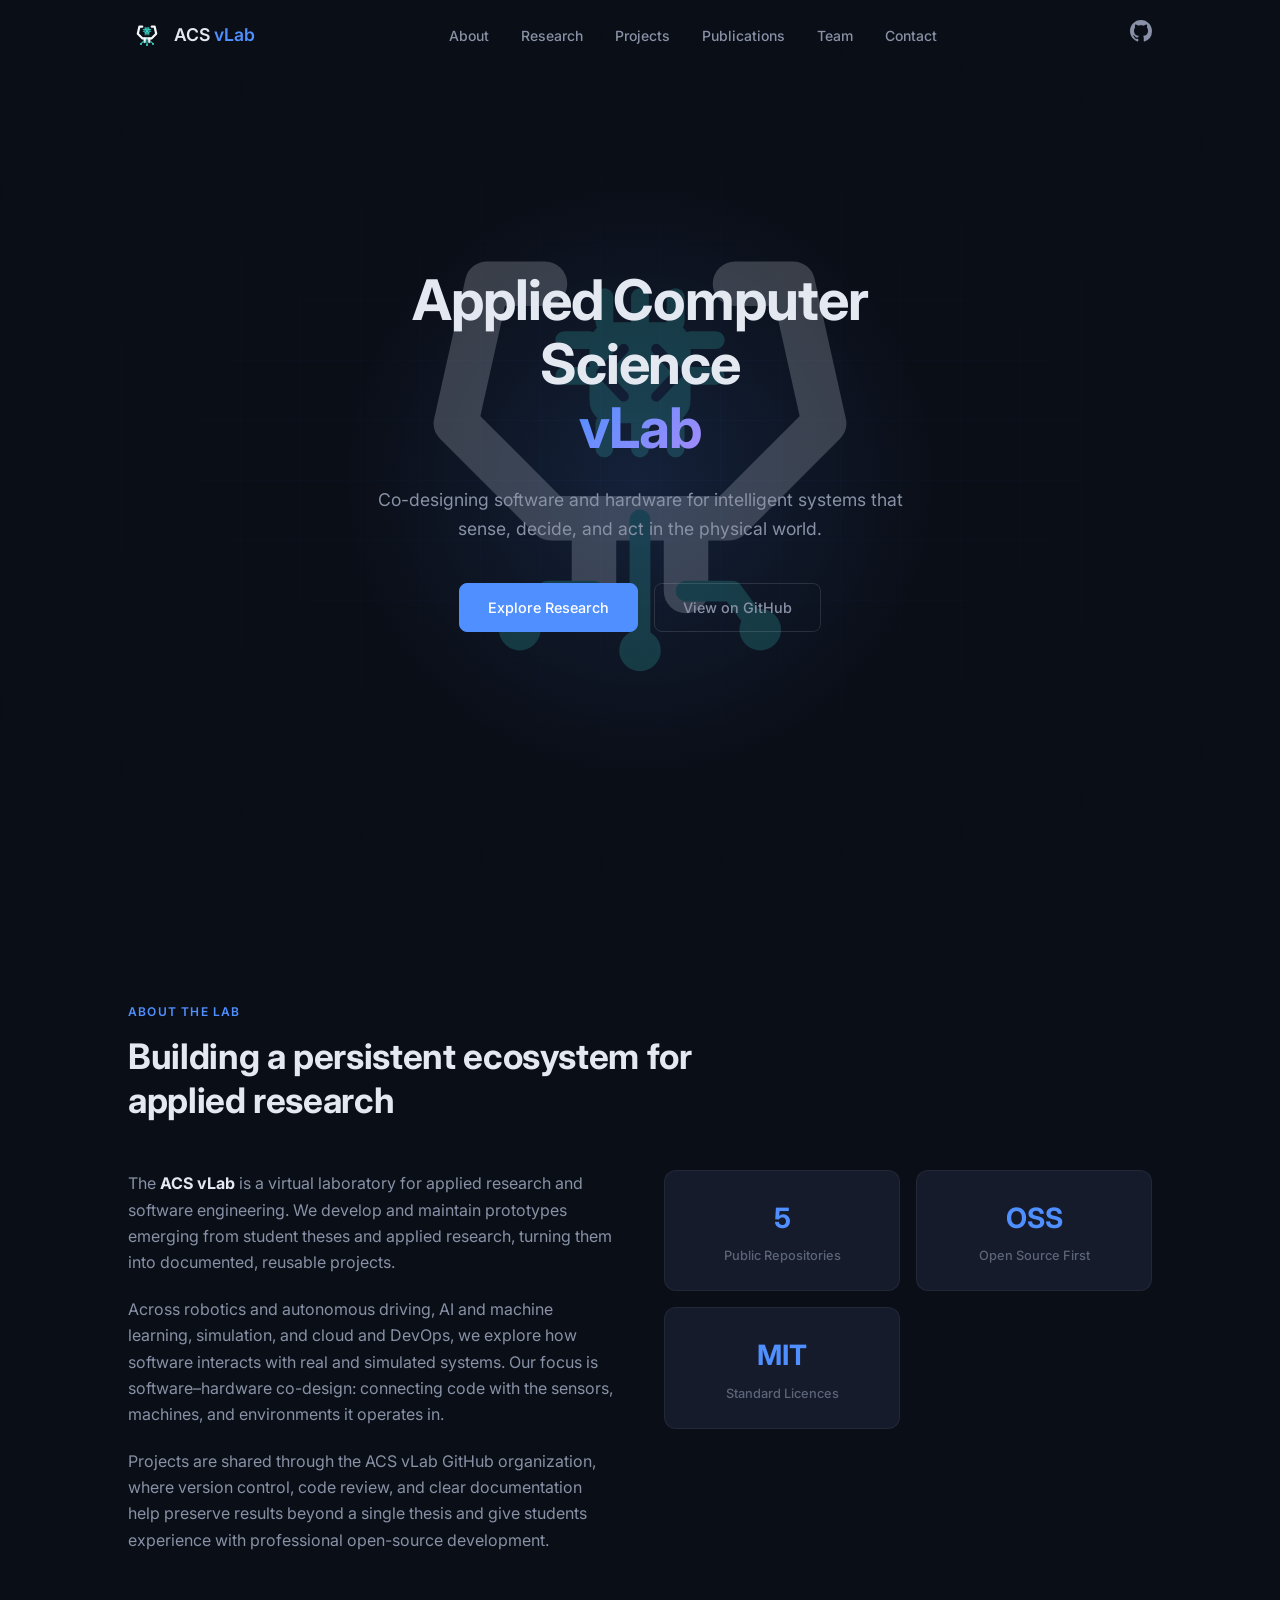
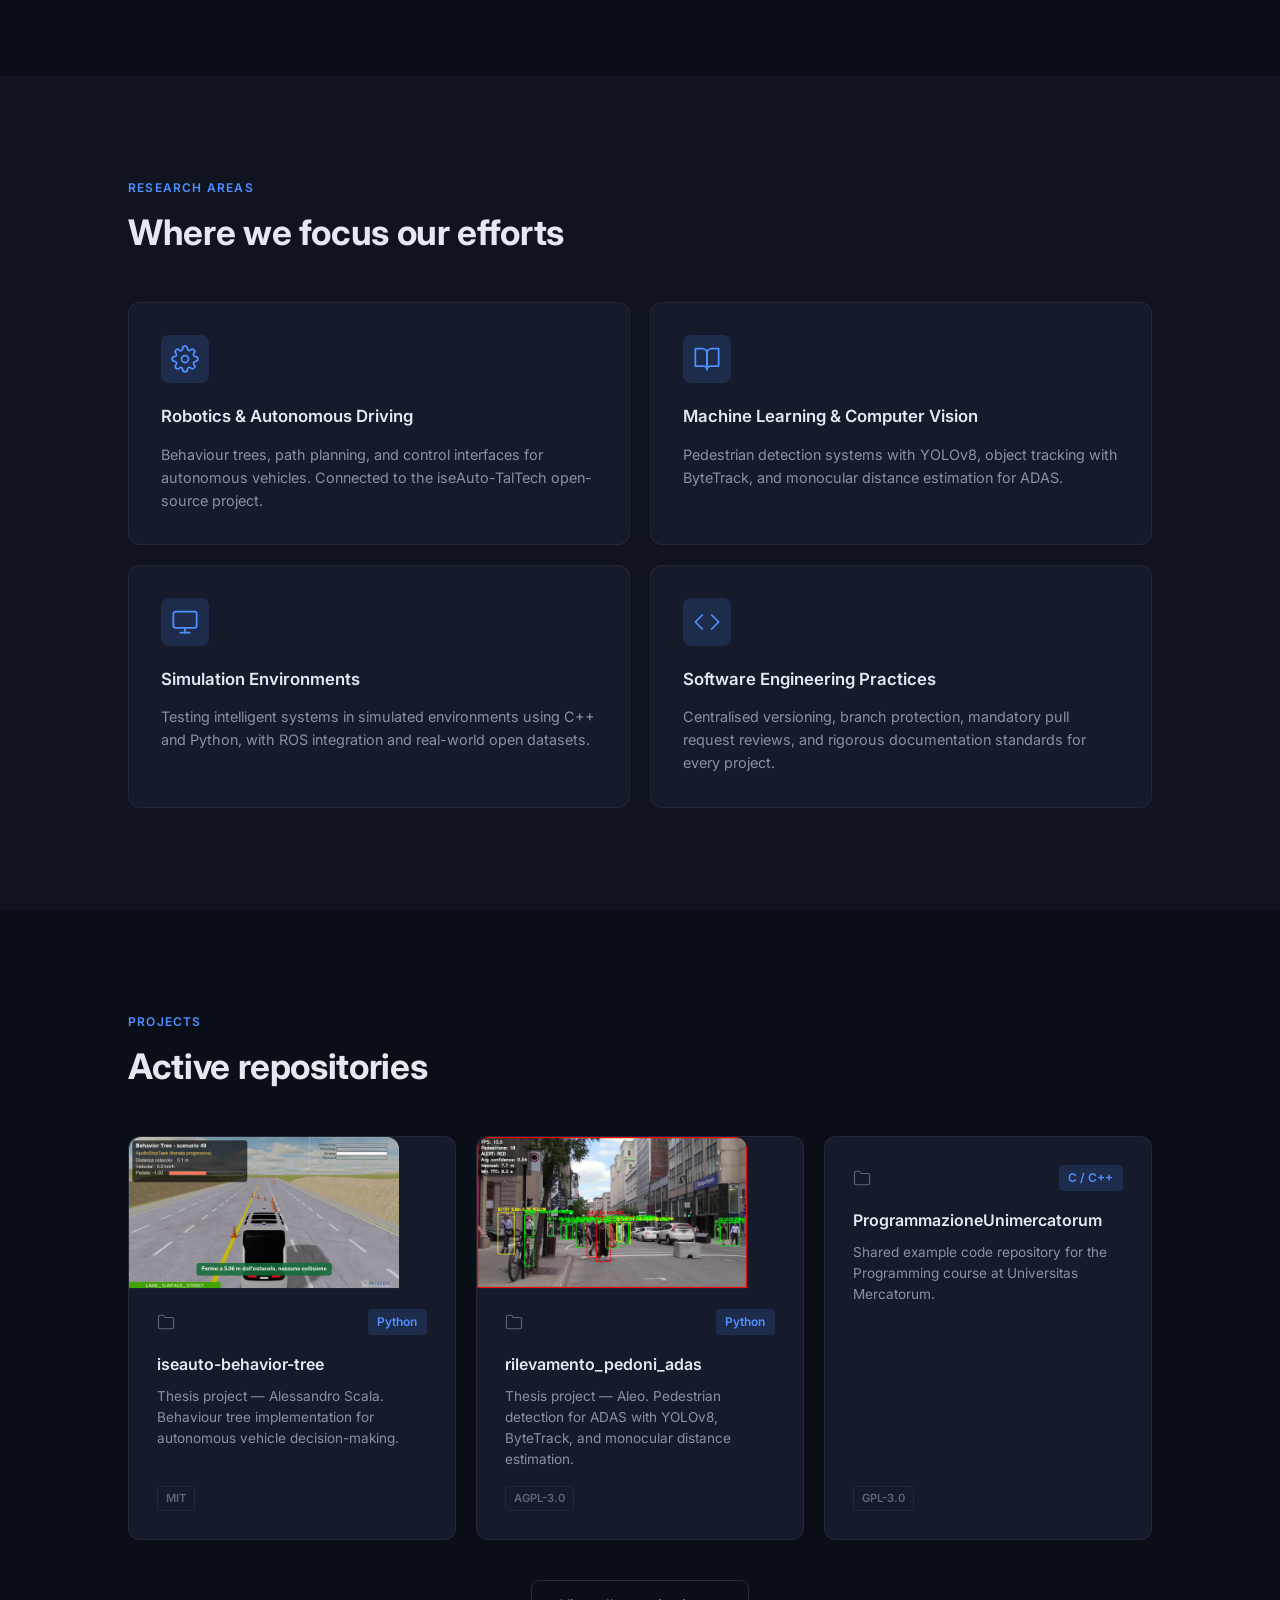
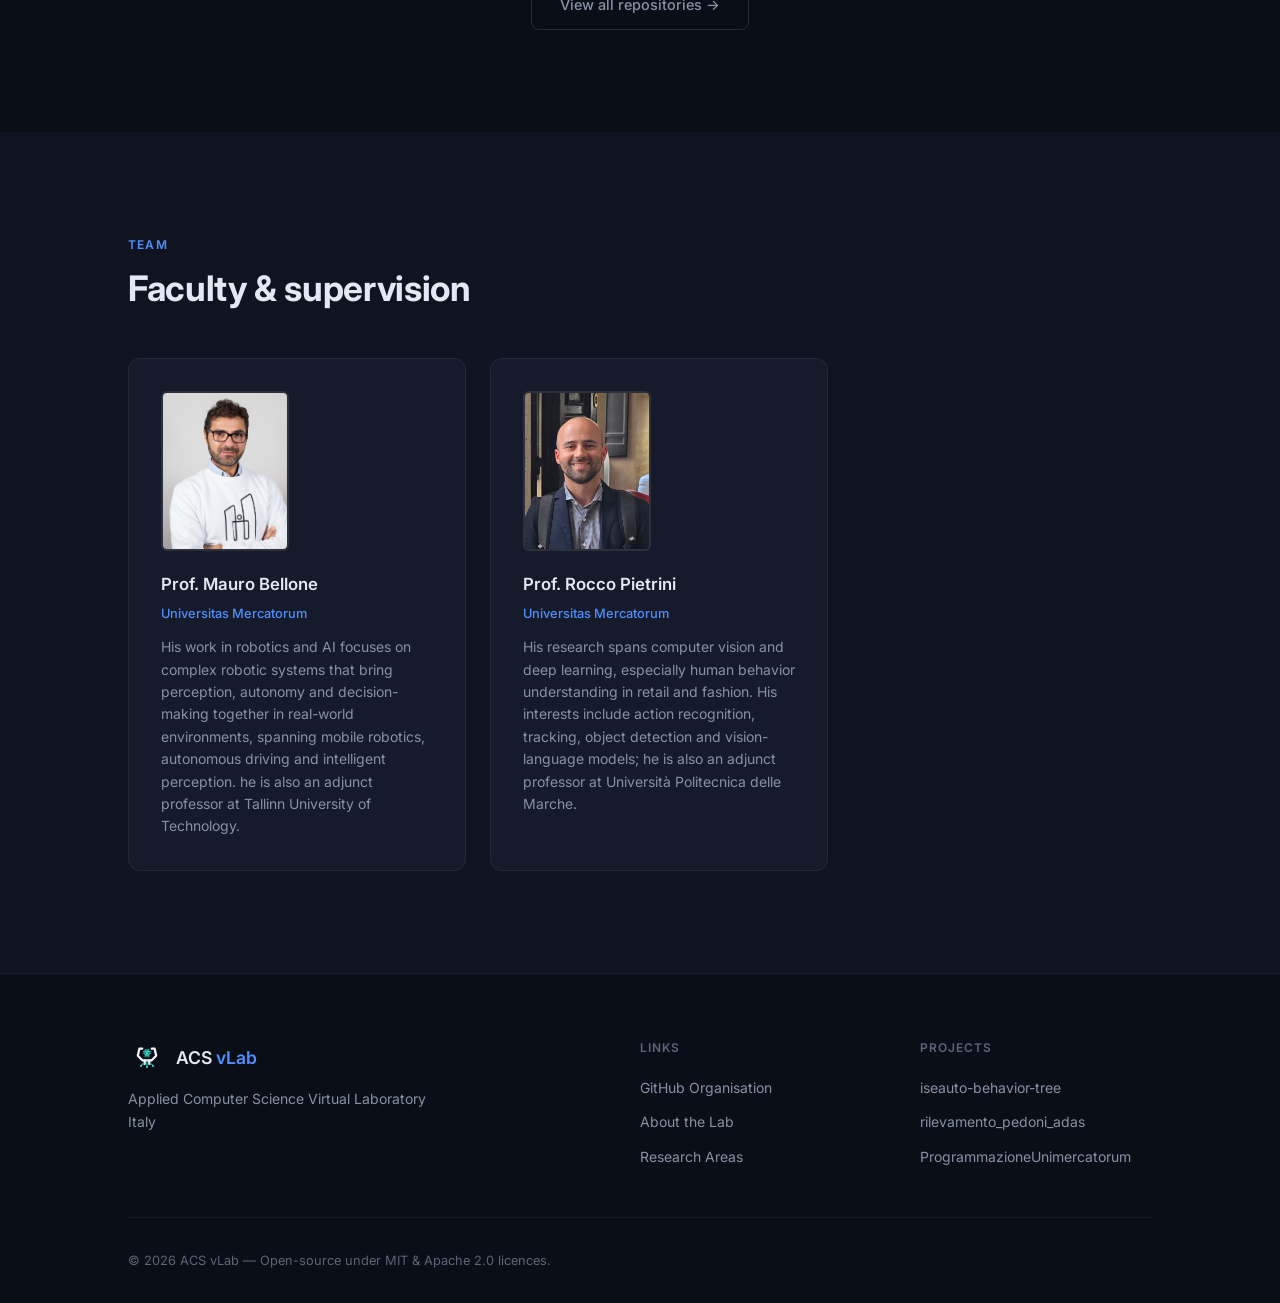
<file: index.html>
<!DOCTYPE html>
<html lang="en">
<head>
  <meta charset="UTF-8">
  <meta name="viewport" content="width=device-width, initial-scale=1.0">
  <title>ACS vLab — Applied Computer Science Virtual Laboratory</title>
  <meta name="description" content="Virtual laboratory for applied research and software engineering at Universitas Mercatorum. Robotics, simulation, machine learning and autonomous driving.">
  <meta property="og:title" content="ACS vLab — Applied Computer Science Virtual Laboratory">
  <meta property="og:description" content="Virtual laboratory for applied research and software engineering at Universitas Mercatorum.">
  <meta property="og:type" content="website">
  <meta property="og:url" content="https://acs-vlab-um.github.io">
  <link rel="preconnect" href="https://fonts.googleapis.com">
  <link rel="preconnect" href="https://fonts.gstatic.com" crossorigin>
  <link href="https://fonts.googleapis.com/css2?family=Inter:wght@300;400;500;600;700&display=swap" rel="stylesheet">
  <link rel="stylesheet" href="style.css">
</head>
<body>

  <!-- Navigation -->
  <nav id="navbar" class="navbar">
    <div class="nav-container">
      <a href="#" class="nav-logo">
        <img class="logo-mark" src="assets/acs-robotics-avatar.svg" alt="">
        <span class="logo-text">ACS <span class="logo-accent">vLab</span></span>
      </a>
      <ul class="nav-links">
        <li><a href="#about">About</a></li>
        <li><a href="#research">Research</a></li>
        <li><a href="#projects">Projects</a></li>
        <li><a href="publications.html">Publications</a></li>
        <li><a href="#team">Team</a></li>
        <li><a href="#contact">Contact</a></li>
      </ul>
      <a href="https://github.com/acs-vlab-um" class="nav-github" target="_blank" rel="noopener" aria-label="GitHub">
        <svg width="22" height="22" viewBox="0 0 24 24" fill="currentColor"><path d="M12 0C5.37 0 0 5.37 0 12c0 5.31 3.435 9.795 8.205 11.385.6.105.825-.255.825-.57 0-.285-.015-1.23-.015-2.235-3.015.555-3.795-.735-4.035-1.41-.135-.345-.72-1.41-1.23-1.695-.42-.225-1.02-.78-.015-.795.945-.015 1.62.87 1.845 1.23 1.08 1.815 2.805 1.305 3.495.99.105-.78.42-1.305.765-1.605-2.67-.3-5.46-1.335-5.46-5.925 0-1.305.465-2.385 1.23-3.225-.12-.3-.54-1.53.12-3.18 0 0 1.005-.315 3.3 1.23.96-.27 1.98-.405 3-.405s2.04.135 3 .405c2.295-1.56 3.3-1.23 3.3-1.23.66 1.65.24 2.88.12 3.18.765.84 1.23 1.905 1.23 3.225 0 4.605-2.805 5.625-5.475 5.925.435.375.81 1.095.81 2.22 0 1.605-.015 2.895-.015 3.3 0 .315.225.69.825.57A12.02 12.02 0 0 0 24 12c0-6.63-5.37-12-12-12Z"/></svg>
      </a>
      <button class="nav-toggle" id="navToggle" aria-label="Toggle menu">
        <span></span><span></span><span></span>
      </button>
    </div>
  </nav>

  <!-- Hero -->
  <header id="hero" class="hero">
    <div class="hero-bg">
      <div class="grid-lines"></div>
      <img class="hero-watermark" src="assets/acs-robotics-avatar.svg" alt="" aria-hidden="true">
    </div>
    <div class="hero-content">
      <!-- <p class="hero-eyebrow">Universitas Mercatorum · Ingegneria Informatica</p> -->
      <h1 class="hero-title">Applied Computer Science<br><span class="hero-accent">vLab</span></h1>
      <p class="hero-sub">Co-designing software and hardware for intelligent systems that sense, decide, and act in the physical world.</p>
      <div class="hero-actions">
        <a href="#research" class="btn btn-primary">Explore Research</a>
        <a href="https://github.com/acs-vlab-um" class="btn btn-outline" target="_blank" rel="noopener">View on GitHub</a>
      </div>
    </div>
  </header>

  <!-- About -->
  <section id="about" class="section">
    <div class="container">
      <span class="section-label">About the Lab</span>
      <h2 class="section-title">Building a persistent ecosystem for applied research</h2>
      <div class="about-grid">
        <div class="about-text">
          <p>The <strong>ACS vLab</strong> is a virtual laboratory for applied research and software engineering. We develop and maintain prototypes emerging from student theses and applied research, turning them into documented, reusable projects.</p>
          <p>Across robotics and autonomous driving, AI and machine learning, simulation, and cloud and DevOps, we explore how software interacts with real and simulated systems. Our focus is software–hardware co-design: connecting code with the sensors, machines, and environments it operates in.</p>
          <p>Projects are shared through the <a href="https://github.com/acs-vlab-um" target="_blank" rel="noopener">ACS vLab GitHub organization</a>, where version control, code review, and clear documentation help preserve results beyond a single thesis and give students experience with professional open-source development.</p>
        </div>
        <div class="about-stats">
          <div class="stat-card">
            <span class="stat-number" id="repoCount">5</span>
            <span class="stat-label">Public Repositories</span>
          </div>
          <!--<div class="stat-card">
            <span class="stat-number">L-8</span>
            <span class="stat-label">Degree Programme</span>
          </div>-->
          <div class="stat-card">
            <span class="stat-number">OSS</span>
            <span class="stat-label">Open Source First</span>
          </div>
          <div class="stat-card">
            <span class="stat-number">MIT</span>
            <span class="stat-label">Standard Licences</span>
          </div>
        </div>
      </div>
    </div>
  </section>

  <!-- Research Areas -->
  <section id="research" class="section section-alt">
    <div class="container">
      <span class="section-label">Research Areas</span>
      <h2 class="section-title">Where we focus our efforts</h2>
      <div class="research-grid">
        <article class="research-card">
          <div class="research-icon">
            <svg width="28" height="28" viewBox="0 0 24 24" fill="none" stroke="currentColor" stroke-width="1.5" stroke-linecap="round" stroke-linejoin="round"><circle cx="12" cy="12" r="3"/><path d="M19.4 15a1.65 1.65 0 0 0 .33 1.82l.06.06a2 2 0 0 1-2.83 2.83l-.06-.06a1.65 1.65 0 0 0-1.82-.33 1.65 1.65 0 0 0-1 1.51V21a2 2 0 0 1-4 0v-.09A1.65 1.65 0 0 0 9 19.4a1.65 1.65 0 0 0-1.82.33l-.06.06a2 2 0 0 1-2.83-2.83l.06-.06A1.65 1.65 0 0 0 4.68 15a1.65 1.65 0 0 0-1.51-1H3a2 2 0 0 1 0-4h.09A1.65 1.65 0 0 0 4.6 9a1.65 1.65 0 0 0-.33-1.82l-.06-.06a2 2 0 0 1 2.83-2.83l.06.06A1.65 1.65 0 0 0 9 4.68a1.65 1.65 0 0 0 1-1.51V3a2 2 0 0 1 4 0v.09a1.65 1.65 0 0 0 1 1.51 1.65 1.65 0 0 0 1.82-.33l.06-.06a2 2 0 0 1 2.83 2.83l-.06.06A1.65 1.65 0 0 0 19.4 9a1.65 1.65 0 0 0 1.51 1H21a2 2 0 0 1 0 4h-.09a1.65 1.65 0 0 0-1.51 1Z"/></svg>
          </div>
          <h3>Robotics &amp; Autonomous Driving</h3>
          <p>Behaviour trees, path planning, and control interfaces for autonomous vehicles. Connected to the iseAuto-TalTech open-source project.</p>
        </article>
        <article class="research-card">
          <div class="research-icon">
            <svg width="28" height="28" viewBox="0 0 24 24" fill="none" stroke="currentColor" stroke-width="1.5" stroke-linecap="round" stroke-linejoin="round"><path d="M2 3h6a4 4 0 0 1 4 4v14a3 3 0 0 0-3-3H2z"/><path d="M22 3h-6a4 4 0 0 0-4 4v14a3 3 0 0 1 3-3h7z"/></svg>
          </div>
          <h3>Machine Learning &amp; Computer Vision</h3>
          <p>Pedestrian detection systems with YOLOv8, object tracking with ByteTrack, and monocular distance estimation for ADAS.</p>
        </article>
        <article class="research-card">
          <div class="research-icon">
            <svg width="28" height="28" viewBox="0 0 24 24" fill="none" stroke="currentColor" stroke-width="1.5" stroke-linecap="round" stroke-linejoin="round"><rect x="2" y="3" width="20" height="14" rx="2"/><line x1="8" y1="21" x2="16" y2="21"/><line x1="12" y1="17" x2="12" y2="21"/></svg>
          </div>
          <h3>Simulation Environments</h3>
          <p>Testing intelligent systems in simulated environments using C++ and Python, with ROS integration and real-world open datasets.</p>
        </article>
        <article class="research-card">
          <div class="research-icon">
            <svg width="28" height="28" viewBox="0 0 24 24" fill="none" stroke="currentColor" stroke-width="1.5" stroke-linecap="round" stroke-linejoin="round"><polyline points="16 18 22 12 16 6"/><polyline points="8 6 2 12 8 18"/></svg>
          </div>
          <h3>Software Engineering Practices</h3>
          <p>Centralised versioning, branch protection, mandatory pull request reviews, and rigorous documentation standards for every project.</p>
        </article>
      </div>
    </div>
  </section>

  <!-- Projects -->
  <section id="projects" class="section">
    <div class="container">
      <span class="section-label">Projects</span>
      <h2 class="section-title">Active repositories</h2>
      <div class="projects-grid" id="projectsGrid">
        <a href="https://github.com/acs-vlab-um/iseauto-behavior-tree" class="project-card" target="_blank" rel="noopener">
          <img class="project-visual" src="assets/iseauto-simulation.jpg" alt="iseAuto shuttle in the MetaDrive simulation" loading="lazy" decoding="async">
          <div class="project-header">
            <svg width="18" height="18" viewBox="0 0 24 24" fill="none" stroke="currentColor" stroke-width="1.5"><path d="M22 19a2 2 0 0 1-2 2H4a2 2 0 0 1-2-2V5a2 2 0 0 1 2-2h5l2 3h9a2 2 0 0 1 2 2z"/></svg>
            <span class="project-lang">Python</span>
          </div>
          <h3>iseauto-behavior-tree</h3>
          <p>Thesis project — Alessandro Scala. Behaviour tree implementation for autonomous vehicle decision-making.</p>
          <span class="project-licence">MIT</span>
        </a>
        <a href="https://github.com/acs-vlab-um/rilevamento_pedoni_adas" class="project-card" target="_blank" rel="noopener">
          <img class="project-visual" src="assets/pedestrian-detection.jpg" alt="Pedestrian detection inference example from the ADAS project" loading="lazy" decoding="async">
          <div class="project-header">
            <svg width="18" height="18" viewBox="0 0 24 24" fill="none" stroke="currentColor" stroke-width="1.5"><path d="M22 19a2 2 0 0 1-2 2H4a2 2 0 0 1-2-2V5a2 2 0 0 1 2-2h5l2 3h9a2 2 0 0 1 2 2z"/></svg>
            <span class="project-lang">Python</span>
          </div>
          <h3>rilevamento_pedoni_adas</h3>
          <p>Thesis project — Aleo. Pedestrian detection for ADAS with YOLOv8, ByteTrack, and monocular distance estimation.</p>
          <span class="project-licence">AGPL-3.0</span>
        </a>
        <a href="https://github.com/acs-vlab-um/ProgrammazioneUnimercatorum" class="project-card" target="_blank" rel="noopener">
          <div class="project-header">
            <svg width="18" height="18" viewBox="0 0 24 24" fill="none" stroke="currentColor" stroke-width="1.5"><path d="M22 19a2 2 0 0 1-2 2H4a2 2 0 0 1-2-2V5a2 2 0 0 1 2-2h5l2 3h9a2 2 0 0 1 2 2z"/></svg>
            <span class="project-lang">C / C++</span>
          </div>
          <h3>ProgrammazioneUnimercatorum</h3>
          <p>Shared example code repository for the Programming course at Universitas Mercatorum.</p>
          <span class="project-licence">GPL-3.0</span>
        </a>
      </div>
      <div class="projects-more">
        <a href="https://github.com/orgs/acs-vlab-um/repositories" class="btn btn-outline" target="_blank" rel="noopener">View all repositories →</a>
      </div>
    </div>
  </section>

  <!-- Team -->
  <section id="team" class="section section-alt">
    <div class="container">
      <span class="section-label">Team</span>
      <h2 class="section-title">Faculty &amp; supervision</h2>
      <div class="team-grid">
        <div class="team-card">
          <a class="team-photo-link" href="https://www.maurobellone.com/" target="_blank" rel="noopener" aria-label="Visit Mauro Bellone's website">
            <img class="team-photo" src="assets/Mauro%20Bellone_cut.jpg" alt="Mauro Bellone" loading="lazy" decoding="async">
          </a>
          <h3><a class="team-name-link" href="https://www.maurobellone.com/" target="_blank" rel="noopener">Prof. Mauro Bellone</a></h3>
          <p class="team-role">Universitas Mercatorum </p>
          <p class="team-desc">His work in robotics and AI focuses on complex robotic systems that bring perception, autonomy and decision-making together in real-world environments, spanning mobile robotics, autonomous driving and intelligent perception. he is also an adjunct professor at Tallinn University of Technology.</p>
        </div>
        <div class="team-card">
          <a class="team-photo-link" href="https://rokopi-byte.github.io/" target="_blank" rel="noopener" aria-label="Visit Rocco Pietrini's website">
            <img class="team-photo" src="assets/rocco-pietrini.jpg" alt="Rocco Pietrini" loading="lazy" decoding="async">
          </a>
          <h3><a class="team-name-link" href="https://rokopi-byte.github.io/" target="_blank" rel="noopener">Prof. Rocco Pietrini</a></h3>
          <p class="team-role">Universitas Mercatorum</p>
          <p class="team-desc">His research spans computer vision and deep learning, especially human behavior understanding in retail and fashion. His interests include action recognition, tracking, object detection and vision-language models; he is also an adjunct professor at Università Politecnica delle Marche.</p>
        </div>
      </div>
    </div>
  </section>

  <!-- Contact / Footer -->
  <footer id="contact" class="footer">
    <div class="container">
      <div class="footer-content">
        <div class="footer-info">
          <div class="footer-brand">
            <img class="logo-mark" src="assets/acs-robotics-avatar.svg" alt="">
            <span class="logo-text">ACS <span class="logo-accent">vLab</span></span>
          </div>
          <p>Applied Computer Science Virtual Laboratory<br><!--Universitas Mercatorum ·--> Italy</p>
          <!--<p class="footer-degree">Corso di Laurea in Ingegneria Informatica (L-8)</p>-->
        </div>
        <div class="footer-links">
          <h4>Links</h4>
          <ul>
            <li><a href="https://github.com/acs-vlab-um" target="_blank" rel="noopener">GitHub Organisation</a></li>
            <!--<li><a href="https://www.unimercatorum.it" target="_blank" rel="noopener">Universitas Mercatorum</a></li>-->
            <li><a href="#about">About the Lab</a></li>
            <li><a href="#research">Research Areas</a></li>
          </ul>
        </div>
        <div class="footer-links">
          <h4>Projects</h4>
          <ul>
            <li><a href="https://github.com/acs-vlab-um/iseauto-behavior-tree" target="_blank" rel="noopener">iseauto-behavior-tree</a></li>
            <li><a href="https://github.com/acs-vlab-um/rilevamento_pedoni_adas" target="_blank" rel="noopener">rilevamento_pedoni_adas</a></li>
            <li><a href="https://github.com/acs-vlab-um/ProgrammazioneUnimercatorum" target="_blank" rel="noopener">ProgrammazioneUnimercatorum</a></li>
          </ul>
        </div>
      </div>
      <div class="footer-bottom">
        <!--<p>&copy; 2026 ACS vLab — Universitas Mercatorum. Open-source under MIT &amp; Apache 2.0 licences.</p>-->
        <p>&copy; 2026 ACS vLab — Open-source under MIT &amp; Apache 2.0 licences.</p>
      </div>
    </div>
  </footer>

  <script src="script.js"></script>
</body>
</html>
</file>
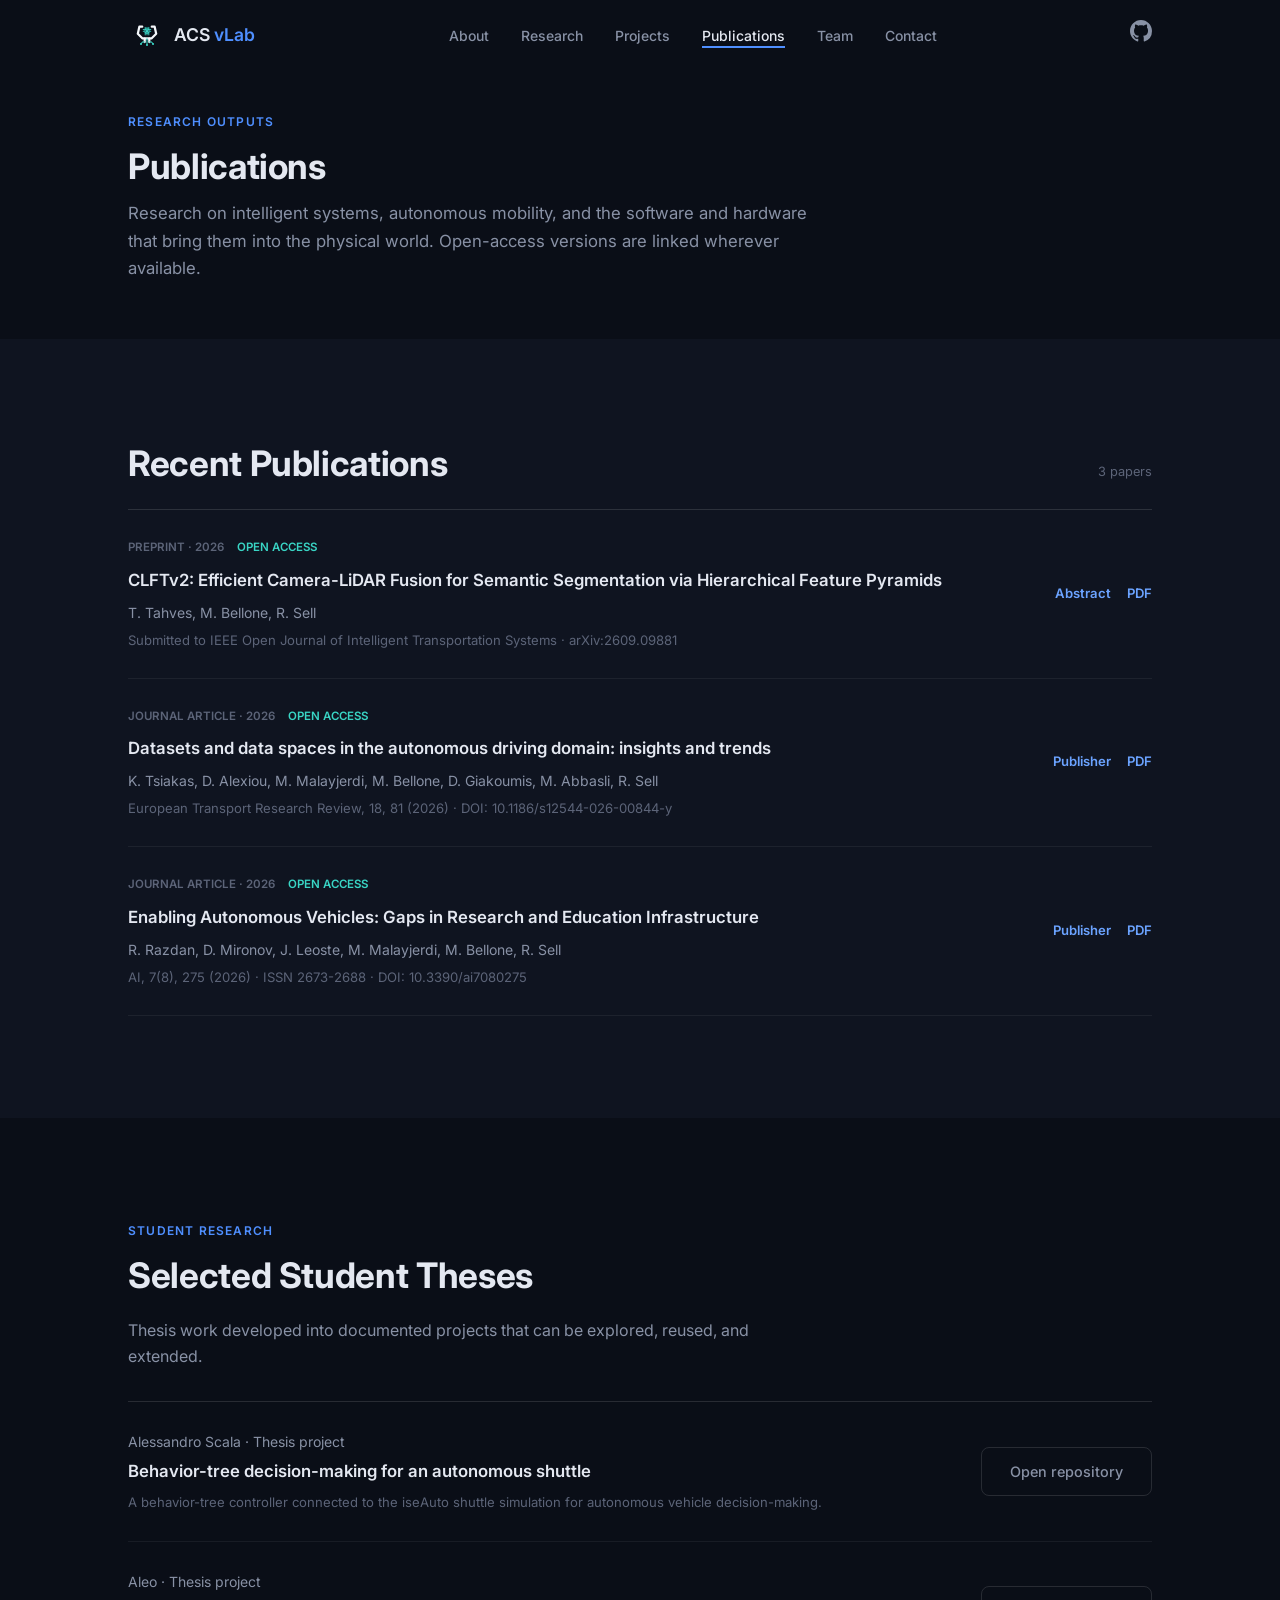
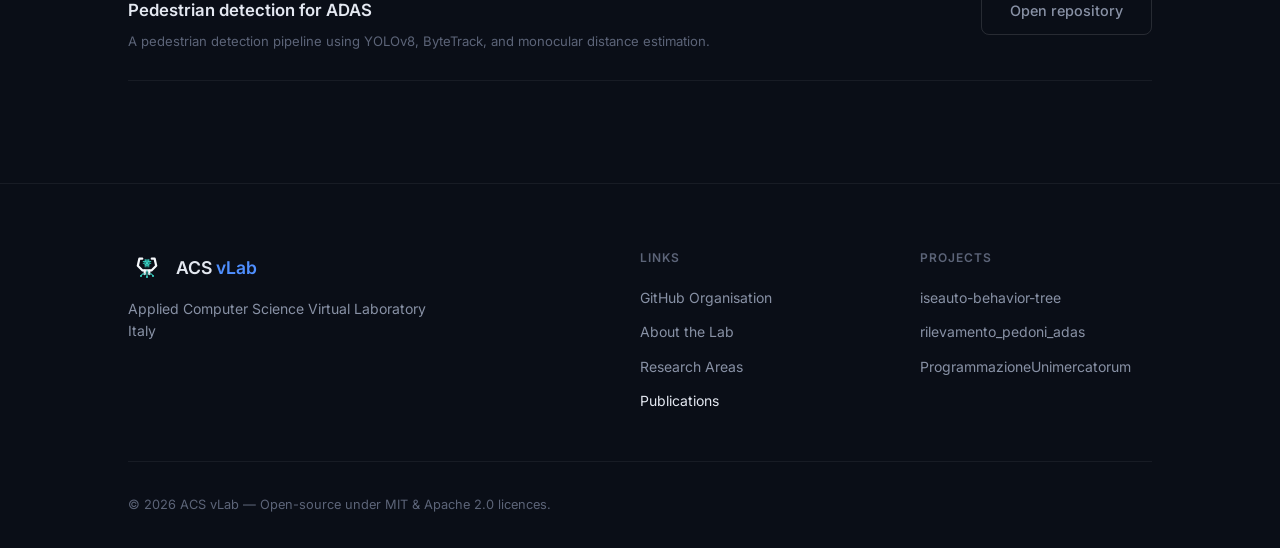
<file: publications.html>
<!DOCTYPE html>
<html lang="en">
<head>
  <meta charset="UTF-8">
  <meta name="viewport" content="width=device-width, initial-scale=1.0">
  <title>Publications — ACS vLab</title>
  <meta name="description" content="Open-access publications and selected student theses from the ACS vLab at Universitas Mercatorum.">
  <meta property="og:title" content="Publications — ACS vLab">
  <meta property="og:description" content="Open-access publications and selected student theses from the ACS vLab.">
  <meta property="og:type" content="website">
  <meta property="og:url" content="https://acs-vlab-um.github.io/publications.html">
  <link rel="preconnect" href="https://fonts.googleapis.com">
  <link rel="preconnect" href="https://fonts.gstatic.com" crossorigin>
  <link href="https://fonts.googleapis.com/css2?family=Inter:wght@300;400;500;600;700&display=swap" rel="stylesheet">
  <link rel="stylesheet" href="style.css">
</head>
<body>
  <nav id="navbar" class="navbar">
    <div class="nav-container">
      <a href="index.html" class="nav-logo">
        <img class="logo-mark" src="assets/acs-robotics-avatar.svg" alt="">
        <span class="logo-text">ACS <span class="logo-accent">vLab</span></span>
      </a>
      <ul class="nav-links">
        <li><a href="index.html#about">About</a></li>
        <li><a href="index.html#research">Research</a></li>
        <li><a href="index.html#projects">Projects</a></li>
        <li><a href="publications.html" aria-current="page">Publications</a></li>
        <li><a href="index.html#team">Team</a></li>
        <li><a href="index.html#contact">Contact</a></li>
      </ul>
      <a href="https://github.com/acs-vlab-um" class="nav-github" target="_blank" rel="noopener" aria-label="GitHub">
        <svg width="22" height="22" viewBox="0 0 24 24" fill="currentColor"><path d="M12 0C5.37 0 0 5.37 0 12c0 5.31 3.435 9.795 8.205 11.385.6.105.825-.255.825-.57 0-.285-.015-1.23-.015-2.235-3.015.555-3.795-.735-4.035-1.41-.135-.345-.72-1.41-1.23-1.695-.42-.225-1.02-.78-.015-.795.945-.015 1.62.87 1.845 1.23 1.08 1.815 2.805 1.305 3.495.99.105-.78.42-1.305.765-1.605-2.67-.3-5.46-1.335-5.46-5.925 0-1.305.465-2.385 1.23-3.225-.12-.3-.54-1.53.12-3.18 0 0 1.005-.315 3.3 1.23.96-.27 1.98-.405 3-.405s2.04.135 3 .405c2.295-1.56 3.3-1.23 3.3-1.23.66 1.65.24 2.88.12 3.18.765.84 1.23 1.905 1.23 3.225 0 4.605-2.805 5.625-5.475 5.925.435.375.81 1.095.81 2.22 0 1.605-.015 2.895-.015 3.3 0 .315.225.69.825.57A12.02 12.02 0 0 0 24 12c0-6.63-5.37-12-12-12Z"/></svg>
      </a>
      <button class="nav-toggle" id="navToggle" aria-label="Toggle menu">
        <span></span><span></span><span></span>
      </button>
    </div>
  </nav>

  <main>
    <section class="publication-intro section">
      <div class="container">
        <span class="section-label">Research outputs</span>
        <h1 class="section-title">Publications</h1>
        <p class="publication-lead">Research on intelligent systems, autonomous mobility, and the software and hardware that bring them into the physical world. Open-access versions are linked wherever available.</p>
      </div>
    </section>

    <section class="section section-alt" id="research-publications">
      <div class="container">
        <div class="publication-section-header">
          <h2 class="section-title">Recent Publications</h2>
          <span class="publication-count">3 papers</span>
        </div>
        <div class="publication-list">
          <article class="publication-item">
            <div>
              <div class="publication-kicker">
                <span class="publication-type">Preprint · 2026</span>
                <span class="open-access-badge">Open Access</span>
              </div>
              <h3>CLFTv2: Efficient Camera-LiDAR Fusion for Semantic Segmentation via Hierarchical Feature Pyramids</h3>
              <p class="publication-authors">T. Tahves, M. Bellone, R. Sell</p>
              <p class="publication-citation">Submitted to IEEE Open Journal of Intelligent Transportation Systems · arXiv:2609.09881</p>
            </div>
            <div class="publication-actions">
              <a href="https://arxiv.org/abs/2609.09881" target="_blank" rel="noopener">Abstract</a>
              <a href="https://arxiv.org/pdf/2609.09881" target="_blank" rel="noopener">PDF</a>
            </div>
          </article>

          <article class="publication-item">
            <div>
              <div class="publication-kicker">
                <span class="publication-type">Journal article · 2026</span>
                <span class="open-access-badge">Open Access</span>
              </div>
              <h3>Datasets and data spaces in the autonomous driving domain: insights and trends</h3>
              <p class="publication-authors">K. Tsiakas, D. Alexiou, M. Malayjerdi, M. Bellone, D. Giakoumis, M. Abbasli, R. Sell</p>
              <p class="publication-citation">European Transport Research Review, 18, 81 (2026) · DOI: 10.1186/s12544-026-00844-y</p>
            </div>
            <div class="publication-actions">
              <a href="https://doi.org/10.1186/s12544-026-00844-y" target="_blank" rel="noopener">Publisher</a>
              <a href="https://link.springer.com/content/pdf/10.1186/s12544-026-00844-y.pdf" target="_blank" rel="noopener">PDF</a>
            </div>
          </article>

          <article class="publication-item">
            <div>
              <div class="publication-kicker">
                <span class="publication-type">Journal article · 2026</span>
                <span class="open-access-badge">Open Access</span>
              </div>
              <h3>Enabling Autonomous Vehicles: Gaps in Research and Education Infrastructure</h3>
              <p class="publication-authors">R. Razdan, D. Mironov, J. Leoste, M. Malayjerdi, M. Bellone, R. Sell</p>
              <p class="publication-citation">AI, 7(8), 275 (2026) · ISSN 2673-2688 · DOI: 10.3390/ai7080275</p>
            </div>
            <div class="publication-actions">
              <a href="https://doi.org/10.3390/ai7080275" target="_blank" rel="noopener">Publisher</a>
              <a href="https://www.mdpi.com/2673-2688/7/8/275/pdf" target="_blank" rel="noopener">PDF</a>
            </div>
          </article>
        </div>
      </div>
    </section>

    <section class="section" id="student-theses">
      <div class="container">
        <span class="section-label">Student research</span>
        <h2 class="section-title">Selected Student Theses</h2>
        <p class="theses-intro">Thesis work developed into documented projects that can be explored, reused, and extended.</p>
        <div class="thesis-list">
          <article class="thesis-item">
            <div>
              <p class="thesis-meta">Alessandro Scala · Thesis project</p>
              <h3>Behavior-tree decision-making for an autonomous shuttle</h3>
              <p class="thesis-desc">A behavior-tree controller connected to the iseAuto shuttle simulation for autonomous vehicle decision-making.</p>
            </div>
            <a class="btn btn-outline" href="https://github.com/acs-vlab-um/iseauto-behavior-tree" target="_blank" rel="noopener">Open repository</a>
          </article>
          <article class="thesis-item">
            <div>
              <p class="thesis-meta">Aleo · Thesis project</p>
              <h3>Pedestrian detection for ADAS</h3>
              <p class="thesis-desc">A pedestrian detection pipeline using YOLOv8, ByteTrack, and monocular distance estimation.</p>
            </div>
            <a class="btn btn-outline" href="https://github.com/acs-vlab-um/rilevamento_pedoni_adas" target="_blank" rel="noopener">Open repository</a>
          </article>
        </div>
      </div>
    </section>
  </main>

  <footer id="contact" class="footer publication-page-footer">
    <div class="container">
      <div class="footer-content">
        <div class="footer-info">
          <div class="footer-brand">
            <img class="logo-mark" src="assets/acs-robotics-avatar.svg" alt="">
            <span class="logo-text">ACS <span class="logo-accent">vLab</span></span>
          </div>
          <p>Applied Computer Science Virtual Laboratory<br>Italy</p>
        </div>
        <div class="footer-links">
          <h4>Links</h4>
          <ul>
            <li><a href="https://github.com/acs-vlab-um" target="_blank" rel="noopener">GitHub Organisation</a></li>
            <li><a href="index.html#about">About the Lab</a></li>
            <li><a href="index.html#research">Research Areas</a></li>
            <li><a href="publications.html" aria-current="page">Publications</a></li>
          </ul>
        </div>
        <div class="footer-links">
          <h4>Projects</h4>
          <ul>
            <li><a href="https://github.com/acs-vlab-um/iseauto-behavior-tree" target="_blank" rel="noopener">iseauto-behavior-tree</a></li>
            <li><a href="https://github.com/acs-vlab-um/rilevamento_pedoni_adas" target="_blank" rel="noopener">rilevamento_pedoni_adas</a></li>
            <li><a href="https://github.com/acs-vlab-um/ProgrammazioneUnimercatorum" target="_blank" rel="noopener">ProgrammazioneUnimercatorum</a></li>
          </ul>
        </div>
      </div>
      <div class="footer-bottom">
        <p>&copy; 2026 ACS vLab — Open-source under MIT &amp; Apache 2.0 licences.</p>
      </div>
    </div>
  </footer>

  <script src="script.js"></script>
</body>
</html>
</file>
<file: style.css>
/* ========================================
   ACS vLab — Design System & Styles
   Minimal academic lab website
   ======================================== */

/* --- CSS Custom Properties --- */
:root {
  /* Palette — deep navy + electric blue accent */
  --color-bg: #0a0e17;
  --color-bg-alt: #0f1420;
  --color-surface: #151b2b;
  --color-surface-hover: #1c2438;
  --color-border: rgba(255, 255, 255, 0.06);
  --color-border-hover: rgba(255, 255, 255, 0.12);

  --color-text: #e4e8f1;
  --color-text-muted: #8891a5;
  --color-text-dim: #5c6478;

  --color-accent: #4f8fff;
  --color-accent-hover: #6ba3ff;
  --color-accent-glow: rgba(79, 143, 255, 0.15);

  /* Typography */
  --font: 'Inter', -apple-system, BlinkMacSystemFont, 'Segoe UI', sans-serif;
  --font-mono: 'JetBrains Mono', 'Fira Code', monospace;

  /* Spacing */
  --section-py: clamp(4rem, 8vw, 7rem);
  --container-px: clamp(1.25rem, 4vw, 3rem);
  --container-max: 1120px;

  /* Transitions */
  --ease: cubic-bezier(0.25, 0.46, 0.45, 0.94);
  --transition: 0.3s var(--ease);

  /* Radius */
  --radius: 12px;
  --radius-sm: 8px;
}

/* --- Reset & Base --- */
*,
*::before,
*::after {
  margin: 0;
  padding: 0;
  box-sizing: border-box;
}

html {
  scroll-behavior: smooth;
  -webkit-font-smoothing: antialiased;
  -moz-osx-font-smoothing: grayscale;
}

body {
  font-family: var(--font);
  font-size: 1rem;
  line-height: 1.65;
  color: var(--color-text);
  background-color: var(--color-bg);
  overflow-x: hidden;
}

a {
  color: inherit;
  text-decoration: none;
}

ul {
  list-style: none;
}

img {
  display: block;
  max-width: 100%;
}

/* --- Utility --- */
.container {
  max-width: var(--container-max);
  margin: 0 auto;
  padding: 0 var(--container-px);
}

/* --- Navigation --- */
.navbar {
  position: fixed;
  top: 0;
  left: 0;
  right: 0;
  z-index: 100;
  padding: 1rem 0;
  transition: background var(--transition), box-shadow var(--transition);
}

.navbar.scrolled {
  background: rgba(10, 14, 23, 0.85);
  backdrop-filter: blur(16px);
  -webkit-backdrop-filter: blur(16px);
  box-shadow: 0 1px 0 var(--color-border);
}

.nav-container {
  max-width: var(--container-max);
  margin: 0 auto;
  padding: 0 var(--container-px);
  display: flex;
  align-items: center;
  justify-content: space-between;
  gap: 2rem;
}

.nav-logo {
  display: flex;
  align-items: center;
  gap: 0.5rem;
  font-weight: 600;
  font-size: 1.1rem;
}

.logo-mark {
  width: 38px;
  height: 38px;
  flex: 0 0 auto;
  border-radius: 9px;
}

.logo-accent {
  color: var(--color-accent);
}

.nav-links {
  display: flex;
  gap: 2rem;
}

.nav-links a {
  font-size: 0.875rem;
  font-weight: 500;
  color: var(--color-text-muted);
  transition: color var(--transition);
  position: relative;
}

.nav-links a::after {
  content: '';
  position: absolute;
  bottom: -4px;
  left: 0;
  width: 0;
  height: 1.5px;
  background: var(--color-accent);
  transition: width var(--transition);
}

.nav-links a:hover {
  color: var(--color-text);
}

.nav-links a[aria-current="page"] {
  color: var(--color-text);
}

.nav-links a[aria-current="page"]::after {
  width: 100%;
}

.nav-links a:hover::after {
  width: 100%;
}

.nav-github {
  color: var(--color-text-muted);
  transition: color var(--transition);
}

.nav-github:hover {
  color: var(--color-text);
}

.nav-toggle {
  display: none;
  flex-direction: column;
  gap: 5px;
  background: none;
  border: none;
  cursor: pointer;
  padding: 4px;
}

.nav-toggle span {
  display: block;
  width: 22px;
  height: 2px;
  background: var(--color-text-muted);
  border-radius: 2px;
  transition: var(--transition);
}

/* --- Hero --- */
.hero {
  position: relative;
  min-height: 100vh;
  display: flex;
  align-items: center;
  justify-content: center;
  text-align: center;
  overflow: hidden;
}

.hero-bg {
  position: absolute;
  inset: 0;
  z-index: 0;
}

.grid-lines {
  position: absolute;
  inset: 0;
  background-image:
    linear-gradient(rgba(79, 143, 255, 0.03) 1px, transparent 1px),
    linear-gradient(90deg, rgba(79, 143, 255, 0.03) 1px, transparent 1px);
  background-size: 60px 60px;
  mask-image: radial-gradient(ellipse 70% 50% at 50% 50%, black, transparent);
  -webkit-mask-image: radial-gradient(ellipse 70% 50% at 50% 50%, black, transparent);
}

.hero-watermark {
  position: absolute;
  top: 50%;
  left: 50%;
  width: min(74vw, 760px);
  max-height: 90%;
  aspect-ratio: 1;
  object-fit: contain;
  opacity: 0.2;
  transform: translate(-50%, -50%);
  pointer-events: none;
}

.hero-bg::after {
  content: '';
  position: absolute;
  top: 20%;
  left: 50%;
  transform: translateX(-50%);
  width: 600px;
  height: 600px;
  background: radial-gradient(circle, var(--color-accent-glow) 0%, transparent 70%);
  pointer-events: none;
}

.hero-content {
  position: relative;
  z-index: 1;
  max-width: 720px;
  padding: 0 var(--container-px);
}

.hero-eyebrow {
  font-size: 0.8rem;
  font-weight: 500;
  letter-spacing: 0.08em;
  text-transform: uppercase;
  color: var(--color-accent);
  margin-bottom: 1.5rem;
  opacity: 0;
  animation: fadeUp 0.8s var(--ease) 0.2s forwards;
}

.hero-title {
  font-size: clamp(2.2rem, 5vw, 3.5rem);
  font-weight: 700;
  line-height: 1.15;
  letter-spacing: -0.02em;
  margin-bottom: 1.5rem;
  opacity: 0;
  animation: fadeUp 0.8s var(--ease) 0.35s forwards;
}

.hero-accent {
  background: linear-gradient(135deg, var(--color-accent), #a78bfa);
  -webkit-background-clip: text;
  -webkit-text-fill-color: transparent;
  background-clip: text;
}

.hero-sub {
  font-size: 1.1rem;
  color: var(--color-text-muted);
  max-width: 540px;
  margin: 0 auto 2.5rem;
  opacity: 0;
  animation: fadeUp 0.8s var(--ease) 0.5s forwards;
}

.hero-actions {
  display: flex;
  gap: 1rem;
  justify-content: center;
  flex-wrap: wrap;
  opacity: 0;
  animation: fadeUp 0.8s var(--ease) 0.65s forwards;
}

/* --- Buttons --- */
.btn {
  display: inline-flex;
  align-items: center;
  gap: 0.5rem;
  padding: 0.75rem 1.75rem;
  font-family: var(--font);
  font-size: 0.9rem;
  font-weight: 500;
  border-radius: var(--radius-sm);
  border: 1px solid transparent;
  cursor: pointer;
  transition: all var(--transition);
}

.btn-primary {
  background: var(--color-accent);
  color: #fff;
  border-color: var(--color-accent);
}

.btn-primary:hover {
  background: var(--color-accent-hover);
  border-color: var(--color-accent-hover);
  box-shadow: 0 0 24px var(--color-accent-glow);
}

.btn-outline {
  background: transparent;
  color: var(--color-text-muted);
  border-color: var(--color-border-hover);
}

.btn-outline:hover {
  color: var(--color-text);
  border-color: var(--color-text-muted);
}

/* --- Sections --- */
.section {
  padding: var(--section-py) 0;
}

.section-alt {
  background: var(--color-bg-alt);
}

.section-label {
  display: block;
  font-size: 0.75rem;
  font-weight: 600;
  letter-spacing: 0.1em;
  text-transform: uppercase;
  color: var(--color-accent);
  margin-bottom: 0.75rem;
}

.section-title {
  font-size: clamp(1.6rem, 3vw, 2.2rem);
  font-weight: 700;
  letter-spacing: -0.01em;
  line-height: 1.25;
  margin-bottom: 3rem;
  max-width: 600px;
}

/* --- About --- */
.about-grid {
  display: grid;
  grid-template-columns: 1fr 1fr;
  gap: 3rem;
  align-items: start;
}

.about-text p {
  color: var(--color-text-muted);
  margin-bottom: 1.25rem;
}

.about-text strong {
  color: var(--color-text);
}

.about-stats {
  display: grid;
  grid-template-columns: 1fr 1fr;
  gap: 1rem;
}

.stat-card {
  background: var(--color-surface);
  border: 1px solid var(--color-border);
  border-radius: var(--radius);
  padding: 1.5rem;
  text-align: center;
  transition: border-color var(--transition);
}

.stat-card:hover {
  border-color: var(--color-border-hover);
}

.stat-number {
  display: block;
  font-size: 1.75rem;
  font-weight: 700;
  color: var(--color-accent);
  margin-bottom: 0.25rem;
}

.stat-label {
  display: block;
  font-size: 0.8rem;
  color: var(--color-text-dim);
  font-weight: 500;
}

/* --- Research --- */
.research-grid {
  display: grid;
  grid-template-columns: repeat(2, 1fr);
  gap: 1.25rem;
}

.research-card {
  background: var(--color-surface);
  border: 1px solid var(--color-border);
  border-radius: var(--radius);
  padding: 2rem;
  transition: border-color var(--transition), transform var(--transition);
}

.research-card:hover {
  border-color: var(--color-border-hover);
  transform: translateY(-2px);
}

.research-icon {
  width: 48px;
  height: 48px;
  display: flex;
  align-items: center;
  justify-content: center;
  background: var(--color-accent-glow);
  color: var(--color-accent);
  border-radius: var(--radius-sm);
  margin-bottom: 1.25rem;
}

.research-card h3 {
  font-size: 1.05rem;
  font-weight: 600;
  margin-bottom: 0.75rem;
}

.research-card p {
  font-size: 0.9rem;
  color: var(--color-text-muted);
  line-height: 1.6;
}

/* --- Projects --- */
.projects-grid {
  display: grid;
  grid-template-columns: repeat(3, 1fr);
  gap: 1.25rem;
}

.project-card {
  display: flex;
  flex-direction: column;
  background: var(--color-surface);
  border: 1px solid var(--color-border);
  border-radius: var(--radius);
  padding: 1.75rem;
  transition: border-color var(--transition), transform var(--transition);
}

.project-card:hover {
  border-color: var(--color-accent);
  transform: translateY(-2px);
}

.project-visual {
  width: calc(100% + 3.5rem);
  aspect-ratio: 16 / 9;
  object-fit: cover;
  margin: -1.75rem -1.75rem 1.25rem;
  background: var(--color-bg-alt);
  border-bottom: 1px solid var(--color-border);
  border-radius: var(--radius) var(--radius) 0 0;
}

.project-header {
  display: flex;
  align-items: center;
  justify-content: space-between;
  margin-bottom: 1rem;
  color: var(--color-text-dim);
}

.project-lang {
  font-size: 0.75rem;
  font-weight: 600;
  color: var(--color-accent);
  background: var(--color-accent-glow);
  padding: 0.2rem 0.6rem;
  border-radius: 4px;
}

.project-card h3 {
  font-size: 1rem;
  font-weight: 600;
  margin-bottom: 0.5rem;
  word-break: break-word;
}

.project-card p {
  font-size: 0.85rem;
  color: var(--color-text-muted);
  line-height: 1.55;
  flex: 1;
}

.project-licence {
  display: inline-block;
  font-size: 0.7rem;
  font-weight: 600;
  color: var(--color-text-dim);
  border: 1px solid var(--color-border);
  padding: 0.15rem 0.5rem;
  border-radius: 4px;
  margin-top: 1rem;
  align-self: flex-start;
}

.projects-more {
  text-align: center;
  margin-top: 2.5rem;
}

/* --- Team --- */
.team-grid {
  display: grid;
  grid-template-columns: repeat(2, 1fr);
  gap: 1.5rem;
  max-width: 700px;
}

.team-card {
  background: var(--color-surface);
  border: 1px solid var(--color-border);
  border-radius: var(--radius);
  padding: 2rem;
  transition: border-color var(--transition);
}

.team-card:hover {
  border-color: var(--color-border-hover);
}

.team-photo-link {
  display: inline-flex;
  width: 128px;
  height: 160px;
  margin-bottom: 1.25rem;
  overflow: hidden;
  background: var(--color-bg-alt);
  border: 2px solid var(--color-border-hover);
  border-radius: 6px;
  transition: border-color var(--transition), transform var(--transition);
}

.team-photo-link:hover {
  border-color: var(--color-accent);
  transform: translateY(-2px);
}

.team-photo {
  width: 100%;
  height: 100%;
  object-fit: cover;
  object-position: center top;
}

.team-card h3 {
  font-size: 1.05rem;
  font-weight: 600;
  margin-bottom: 0.25rem;
}

.team-name-link {
  transition: color var(--transition);
}

.team-name-link:hover {
  color: var(--color-accent-hover);
}

.team-role {
  font-size: 0.8rem;
  color: var(--color-accent);
  font-weight: 500;
  margin-bottom: 0.75rem;
}

.team-desc {
  font-size: 0.875rem;
  color: var(--color-text-muted);
  line-height: 1.6;
}

/* --- Publications --- */
.publication-intro.section {
  padding-top: clamp(7rem, 12vh, 9rem);
  padding-bottom: 3.5rem;
}

.publication-intro .section-title {
  margin-bottom: 0.75rem;
}

.publication-lead {
  max-width: 680px;
  color: var(--color-text-muted);
  font-size: 1.05rem;
}

.publication-section-header {
  display: flex;
  align-items: baseline;
  justify-content: space-between;
  gap: 1rem;
}

.publication-section-header .section-title {
  margin-bottom: 1.5rem;
}

.publication-count {
  color: var(--color-text-dim);
  font-size: 0.8rem;
}

.publication-list,
.thesis-list {
  border-top: 1px solid var(--color-border-hover);
}

.publication-item,
.thesis-item {
  display: grid;
  grid-template-columns: minmax(0, 1fr) auto;
  align-items: center;
  gap: 1.5rem 2rem;
  padding: 1.75rem 0;
  border-bottom: 1px solid var(--color-border);
}

.publication-kicker {
  display: flex;
  align-items: center;
  flex-wrap: wrap;
  gap: 0.8rem;
  margin-bottom: 0.65rem;
}

.publication-type,
.open-access-badge {
  font-size: 0.72rem;
  font-weight: 600;
  text-transform: uppercase;
}

.publication-type {
  color: var(--color-text-dim);
}

.open-access-badge {
  color: #39d5c5;
}

.publication-item h3,
.thesis-item h3 {
  font-size: 1.05rem;
  font-weight: 600;
  line-height: 1.45;
  margin-bottom: 0.55rem;
}

.publication-authors,
.thesis-meta {
  color: var(--color-text-muted);
  font-size: 0.875rem;
  margin-bottom: 0.35rem;
}

.publication-citation,
.thesis-desc {
  color: var(--color-text-dim);
  font-size: 0.82rem;
  line-height: 1.55;
}

.publication-actions {
  display: flex;
  flex-wrap: wrap;
  justify-content: flex-end;
  gap: 0.5rem 1rem;
}

.publication-actions a {
  color: var(--color-accent-hover);
  font-size: 0.82rem;
  font-weight: 600;
  white-space: nowrap;
  border-bottom: 1px solid transparent;
  transition: border-color var(--transition), color var(--transition);
}

.publication-actions a:hover {
  color: var(--color-text);
  border-color: currentColor;
}

.theses-intro {
  max-width: 680px;
  color: var(--color-text-muted);
  margin-top: -1.75rem;
  margin-bottom: 2rem;
}

.thesis-item {
  align-items: start;
}

.thesis-item .btn {
  align-self: center;
}

.publication-page-footer .footer-links a[href="publications.html"] {
  color: var(--color-text);
}

/* --- Footer --- */
.footer {
  background: var(--color-bg);
  border-top: 1px solid var(--color-border);
  padding: 4rem 0 2rem;
}

.footer-content {
  display: grid;
  grid-template-columns: 2fr 1fr 1fr;
  gap: 3rem;
  margin-bottom: 3rem;
}

.footer-info .logo-text {
  font-size: 1.1rem;
  font-weight: 600;
  display: block;
}

.footer-brand {
  display: flex;
  align-items: center;
  gap: 0.625rem;
  margin-bottom: 0.75rem;
}

.footer-info p {
  font-size: 0.875rem;
  color: var(--color-text-muted);
  line-height: 1.6;
}

.footer-degree {
  margin-top: 0.5rem;
  font-size: 0.8rem !important;
  color: var(--color-text-dim) !important;
}

.footer-links h4 {
  font-size: 0.75rem;
  font-weight: 600;
  letter-spacing: 0.08em;
  text-transform: uppercase;
  color: var(--color-text-dim);
  margin-bottom: 1rem;
}

.footer-links li + li {
  margin-top: 0.5rem;
}

.footer-links a {
  font-size: 0.875rem;
  color: var(--color-text-muted);
  transition: color var(--transition);
}

.footer-links a:hover {
  color: var(--color-text);
}

.footer-bottom {
  border-top: 1px solid var(--color-border);
  padding-top: 2rem;
}

.footer-bottom p {
  font-size: 0.8rem;
  color: var(--color-text-dim);
}

/* --- Animations --- */
@keyframes fadeUp {
  from {
    opacity: 0;
    transform: translateY(20px);
  }
  to {
    opacity: 1;
    transform: translateY(0);
  }
}

/* Scroll reveal */
.section {
  opacity: 0;
  transform: translateY(30px);
  transition: opacity 0.6s var(--ease), transform 0.6s var(--ease);
}

.section.visible {
  opacity: 1;
  transform: translateY(0);
}

/* --- Mobile Responsive --- */
@media (max-width: 768px) {
  .nav-links {
    position: fixed;
    top: 0;
    right: -100%;
    width: 280px;
    height: 100vh;
    background: var(--color-surface);
    flex-direction: column;
    padding: 5rem 2rem 2rem;
    gap: 1.5rem;
    transition: right var(--transition);
    box-shadow: -4px 0 24px rgba(0,0,0,0.3);
  }

  .nav-links.open {
    right: 0;
  }

  .nav-toggle {
    display: flex;
  }

  .nav-github {
    display: none;
  }

  .about-grid {
    grid-template-columns: 1fr;
  }

  .research-grid {
    grid-template-columns: 1fr;
  }

  .projects-grid {
    grid-template-columns: 1fr;
  }

  .team-grid {
    grid-template-columns: 1fr;
  }

  .publication-item,
  .thesis-item {
    grid-template-columns: 1fr;
    gap: 1rem;
  }

  .publication-actions {
    justify-content: flex-start;
  }

  .thesis-item .btn {
    justify-self: start;
  }

  .footer-content {
    grid-template-columns: 1fr;
    gap: 2rem;
  }
}

@media (max-width: 480px) {
  .about-stats {
    grid-template-columns: 1fr 1fr;
  }

  .hero-title {
    font-size: 1.8rem;
  }
}
</file>
